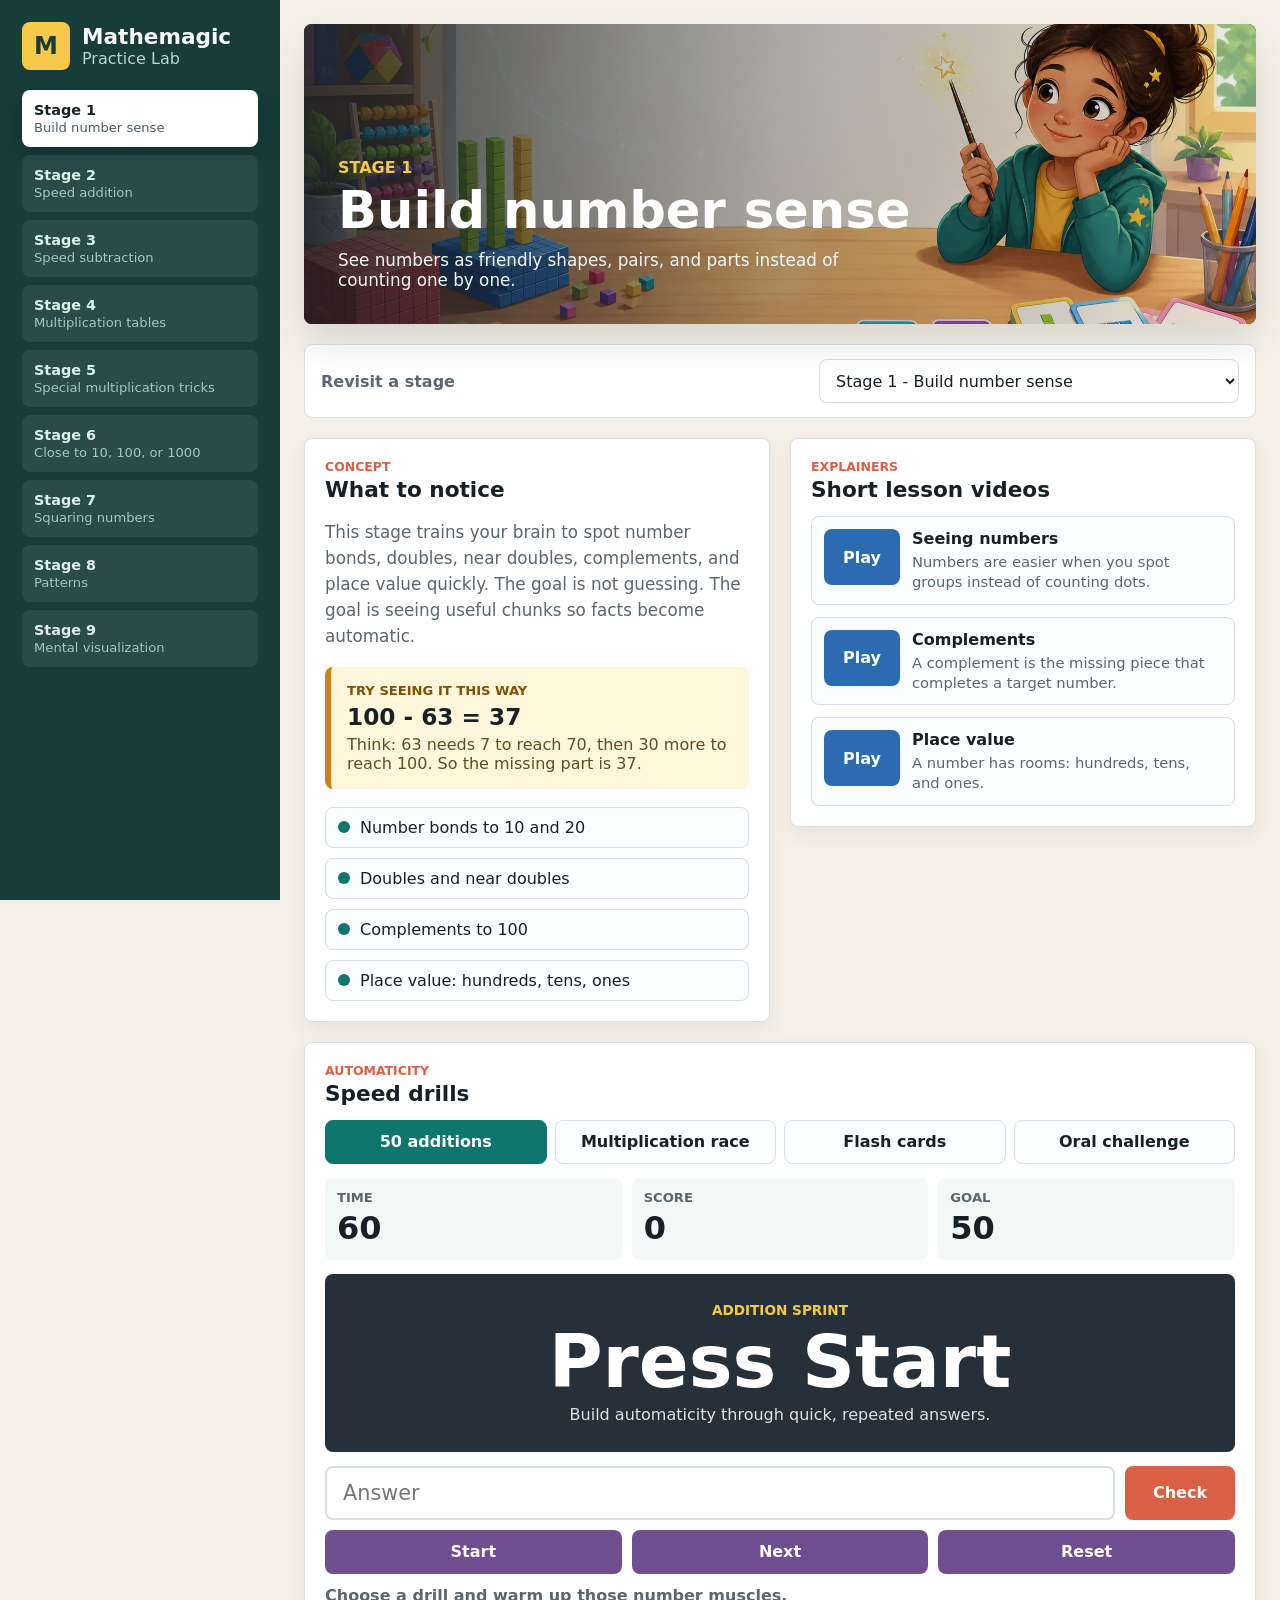
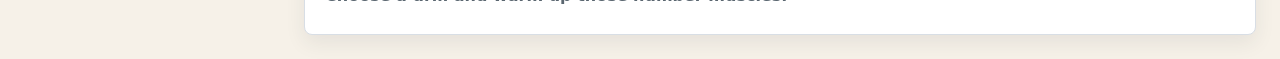
<file: index.html>
<!doctype html>
<html lang="en">
  <head>
    <meta charset="UTF-8" />
    <meta name="viewport" content="width=device-width, initial-scale=1.0, viewport-fit=cover" />
    <link rel="apple-touch-icon" sizes="180x180" href="icon-200.png">
    <meta name="apple-mobile-web-app-title" content="MatheMagic">
    <meta name="theme-color" content="#246bfe">
    <title>Mathemagic Practice Lab</title>
    <link rel="stylesheet" href="styles.css" />
  </head>
  <body>
    <div class="app-shell">
      <aside class="stage-nav" aria-label="Stage menu">
        <div class="brand">
          <span class="brand-mark">M</span>
          <div>
            <h1>Mathemagic</h1>
            <p>Practice Lab</p>
          </div>
        </div>
        <button class="menu-toggle" id="menuToggle" type="button">Stages</button>
        <nav class="stage-list" id="stageList"></nav>
      </aside>

      <main class="workspace">
        <section class="hero">
          <img src="assets/mathemagic-banner.png" alt="" />
          <div class="hero-copy">
            <p class="eyebrow" id="stageEyebrow">Stage 1</p>
            <h2 id="stageTitle">Build number sense</h2>
            <p id="stageSummary"></p>
          </div>
        </section>

        <section class="quick-switch" aria-label="Revisit any stage">
          <label for="stageSelect">Revisit a stage</label>
          <select id="stageSelect"></select>
        </section>

        <section class="content-grid">
          <div class="lesson-panel">
            <div class="section-heading">
              <span>Concept</span>
              <h3>What to notice</h3>
            </div>
            <p id="conceptText"></p>
            <div class="example-box">
              <span>Try seeing it this way</span>
              <strong id="stageExample"></strong>
              <p id="exampleExplain"></p>
            </div>
            <div class="skill-list" id="skillList"></div>
          </div>

          <div class="video-panel">
            <div class="section-heading">
              <span>Explainers</span>
              <h3>Short lesson videos</h3>
            </div>
            <div class="video-grid" id="videoGrid"></div>
          </div>

          <div class="drill-panel">
            <div class="section-heading">
              <span>Automaticity</span>
              <h3>Speed drills</h3>
            </div>

            <div class="drill-tabs" role="tablist" aria-label="Drill type">
              <button class="active" data-drill="addition" type="button">50 additions</button>
              <button data-drill="multiplication" type="button">Multiplication race</button>
              <button data-drill="flash" type="button">Flash cards</button>
              <button data-drill="oral" type="button">Oral challenge</button>
            </div>

            <div class="drill-status">
              <div>
                <span>Time</span>
                <strong id="timer">60</strong>
              </div>
              <div>
                <span>Score</span>
                <strong id="score">0</strong>
              </div>
              <div>
                <span>Goal</span>
                <strong id="goal">50</strong>
              </div>
            </div>

            <div class="problem-card" aria-live="polite">
              <span id="drillLabel">Addition Sprint</span>
              <strong id="problemText">Press Start</strong>
              <p id="drillHint">Build automaticity through quick, repeated answers.</p>
            </div>

            <form class="answer-row" id="answerForm">
              <input id="answerInput" type="number" inputmode="numeric" autocomplete="off" placeholder="Answer" />
              <button type="submit">Check</button>
            </form>

            <div class="action-row">
              <button id="startBtn" type="button">Start</button>
              <button id="nextBtn" type="button">Next</button>
              <button id="resetBtn" type="button">Reset</button>
            </div>
            <p class="feedback" id="feedback">Choose a drill and warm up those number muscles.</p>
          </div>
        </section>
      </main>
    </div>

    <div class="video-modal" id="videoModal" aria-hidden="true">
      <div class="video-player" role="dialog" aria-modal="true" aria-labelledby="videoTitle">
        <button class="close-btn" id="closeVideo" type="button" aria-label="Close video">x</button>
        <div class="video-screen">
          <div class="number-visual" id="videoVisual"></div>
          <div>
            <span id="videoStep">1 / 3</span>
            <h3 id="videoTitle"></h3>
            <p id="videoNarration"></p>
          </div>
        </div>
        <div class="video-controls">
          <button id="prevSlide" type="button">Back</button>
          <button id="playSlide" type="button">Play</button>
          <button id="nextSlide" type="button">Next</button>
        </div>
      </div>
    </div>

    <script src="app.js"></script>
  </body>
</html>
</file>
<file: styles.css>
:root {
  --ink: #172026;
  --muted: #5a6670;
  --paper: #fffaf1;
  --surface: #ffffff;
  --line: #d8dee5;
  --teal: #0f766e;
  --coral: #d95f45;
  --mustard: #c98613;
  --plum: #6f4d8f;
  --blue: #2b6cb0;
  --shadow: 0 18px 38px rgba(38, 48, 58, 0.14);
}

* {
  box-sizing: border-box;
}

body {
  margin: 0;
  min-height: 100vh;
  color: var(--ink);
  background: #f6f1e8;
  font-family: Inter, ui-sans-serif, system-ui, -apple-system, BlinkMacSystemFont, "Segoe UI", sans-serif;
}

button,
select,
input {
  font: inherit;
}

button {
  min-height: 44px;
  border: 0;
  cursor: pointer;
}

.app-shell {
  display: grid;
  grid-template-columns: 280px minmax(0, 1fr);
  min-height: 100vh;
}

.stage-nav {
  position: sticky;
  top: 0;
  height: 100vh;
  overflow: auto;
  padding: 22px;
  color: #f8fbfa;
  background: #173c3a;
}

.brand {
  display: flex;
  align-items: center;
  gap: 12px;
  margin-bottom: 20px;
}

.brand-mark {
  display: grid;
  width: 48px;
  height: 48px;
  place-items: center;
  border-radius: 8px;
  color: #173c3a;
  background: #f7c948;
  font-size: 1.5rem;
  font-weight: 900;
}

.brand h1,
.brand p {
  margin: 0;
}

.brand h1 {
  font-size: 1.35rem;
  letter-spacing: 0;
}

.brand p {
  color: #b9d5d0;
}

.menu-toggle {
  display: none;
  width: 100%;
  margin-bottom: 12px;
  border-radius: 8px;
  color: #173c3a;
  background: #f7c948;
  font-weight: 800;
}

.stage-list {
  display: grid;
  gap: 8px;
}

.stage-button {
  width: 100%;
  padding: 12px;
  border-radius: 8px;
  color: #dcefeb;
  background: rgba(255, 255, 255, 0.08);
  text-align: left;
}

.stage-button strong,
.stage-button span {
  display: block;
}

.stage-button strong {
  font-size: 0.9rem;
}

.stage-button span {
  margin-top: 2px;
  color: #a9c5c0;
  font-size: 0.82rem;
}

.stage-button.active {
  color: #172026;
  background: #ffffff;
  box-shadow: 0 10px 22px rgba(0, 0, 0, 0.16);
}

.stage-button.active span {
  color: #4d5a61;
}

.workspace {
  min-width: 0;
  padding: 24px;
}

.hero {
  position: relative;
  display: grid;
  min-height: 300px;
  overflow: hidden;
  border-radius: 8px;
  box-shadow: var(--shadow);
  background: #172026;
}

.hero img {
  position: absolute;
  inset: 0;
  width: 100%;
  height: 100%;
  object-fit: cover;
}

.hero::after {
  position: absolute;
  inset: 0;
  content: "";
  background: linear-gradient(90deg, rgba(23, 32, 38, 0.82), rgba(23, 32, 38, 0.36), rgba(23, 32, 38, 0.08));
}

.hero-copy {
  position: relative;
  z-index: 1;
  align-self: end;
  max-width: 700px;
  padding: 34px;
  color: #ffffff;
}

.eyebrow {
  margin: 0 0 8px;
  color: #f7c948;
  font-weight: 900;
  text-transform: uppercase;
}

.hero h2 {
  margin: 0;
  font-size: clamp(2rem, 4vw, 4.4rem);
  line-height: 1;
  letter-spacing: 0;
}

.hero p:last-child {
  max-width: 52ch;
  margin: 14px 0 0;
  color: #f3f7f6;
  font-size: 1.05rem;
}

.quick-switch {
  display: flex;
  align-items: center;
  justify-content: space-between;
  gap: 14px;
  margin: 20px 0;
  padding: 14px 16px;
  border: 1px solid var(--line);
  border-radius: 8px;
  background: var(--surface);
}

.quick-switch label {
  color: var(--muted);
  font-weight: 800;
}

.quick-switch select {
  width: min(420px, 100%);
  min-height: 44px;
  padding: 0 12px;
  border: 1px solid var(--line);
  border-radius: 8px;
  color: var(--ink);
  background: #ffffff;
}

.content-grid {
  display: grid;
  grid-template-columns: minmax(0, 0.95fr) minmax(320px, 0.95fr);
  gap: 20px;
  align-items: start;
}

.lesson-panel,
.video-panel,
.drill-panel {
  border: 1px solid var(--line);
  border-radius: 8px;
  background: var(--surface);
  box-shadow: 0 8px 20px rgba(38, 48, 58, 0.08);
}

.lesson-panel,
.video-panel {
  padding: 20px;
}

.drill-panel {
  grid-column: 1 / -1;
  padding: 20px;
}

.section-heading span {
  display: block;
  color: var(--coral);
  font-size: 0.78rem;
  font-weight: 900;
  text-transform: uppercase;
}

.section-heading h3 {
  margin: 3px 0 14px;
  font-size: 1.35rem;
  letter-spacing: 0;
}

#conceptText {
  color: var(--muted);
  font-size: 1.05rem;
  line-height: 1.55;
}

.example-box {
  margin: 18px 0;
  padding: 16px;
  border-left: 6px solid var(--mustard);
  border-radius: 8px;
  background: #fff6dc;
}

.example-box span {
  display: block;
  color: #805200;
  font-size: 0.82rem;
  font-weight: 900;
  text-transform: uppercase;
}

.example-box strong {
  display: block;
  margin: 5px 0;
  font-size: 1.45rem;
}

.example-box p {
  margin: 0;
  color: #604d23;
}

.skill-list {
  display: grid;
  gap: 10px;
}

.skill-item {
  display: flex;
  align-items: center;
  gap: 10px;
  padding: 10px 12px;
  border: 1px solid var(--line);
  border-radius: 8px;
  background: #fbfcfd;
}

.skill-dot {
  flex: 0 0 auto;
  width: 12px;
  height: 12px;
  border-radius: 50%;
  background: var(--teal);
}

.video-grid {
  display: grid;
  gap: 12px;
}

.video-card {
  display: grid;
  grid-template-columns: 76px minmax(0, 1fr);
  gap: 12px;
  width: 100%;
  padding: 12px;
  border: 1px solid var(--line);
  border-radius: 8px;
  color: var(--ink);
  background: #fbfcfd;
  text-align: left;
}

.play-tile {
  display: grid;
  width: 76px;
  height: 56px;
  place-items: center;
  border-radius: 8px;
  color: #ffffff;
  background: var(--blue);
  font-weight: 900;
}

.video-card h4 {
  margin: 0 0 4px;
  font-size: 1rem;
}

.video-card p {
  margin: 0;
  color: var(--muted);
  font-size: 0.92rem;
  line-height: 1.35;
}

.drill-tabs {
  display: grid;
  grid-template-columns: repeat(4, minmax(0, 1fr));
  gap: 8px;
  margin-bottom: 14px;
}

.drill-tabs button {
  padding: 10px 8px;
  border: 1px solid var(--line);
  border-radius: 8px;
  color: var(--ink);
  background: #fbfcfd;
  font-weight: 800;
}

.drill-tabs button.active {
  color: #ffffff;
  background: var(--teal);
  border-color: var(--teal);
}

.drill-status {
  display: grid;
  grid-template-columns: repeat(3, 1fr);
  gap: 10px;
}

.drill-status div {
  min-height: 82px;
  padding: 12px;
  border-radius: 8px;
  background: #f3f7f6;
}

.drill-status span {
  display: block;
  color: var(--muted);
  font-size: 0.82rem;
  font-weight: 900;
  text-transform: uppercase;
}

.drill-status strong {
  display: block;
  margin-top: 4px;
  font-size: 2rem;
}

.problem-card {
  display: grid;
  min-height: 178px;
  align-content: center;
  justify-items: center;
  margin: 14px 0;
  padding: 22px;
  border-radius: 8px;
  color: #ffffff;
  background: #263039;
  text-align: center;
}

.problem-card span {
  color: #f7c948;
  font-size: 0.85rem;
  font-weight: 900;
  text-transform: uppercase;
}

.problem-card strong {
  margin: 7px 0;
  font-size: clamp(2.1rem, 7vw, 4.6rem);
  line-height: 1;
  letter-spacing: 0;
}

.problem-card p {
  max-width: 52ch;
  margin: 0;
  color: #dbe3e7;
}

.answer-row,
.action-row {
  display: grid;
  grid-template-columns: minmax(0, 1fr) auto;
  gap: 10px;
}

.answer-row input {
  min-height: 54px;
  padding: 0 16px;
  border: 2px solid var(--line);
  border-radius: 8px;
  font-size: 1.3rem;
}

.answer-row button,
.action-row button {
  min-width: 110px;
  padding: 0 18px;
  border-radius: 8px;
  color: #ffffff;
  background: var(--coral);
  font-weight: 900;
}

.action-row {
  grid-template-columns: repeat(3, 1fr);
  margin-top: 10px;
}

.action-row button {
  width: 100%;
  background: var(--plum);
}

.feedback {
  min-height: 28px;
  margin: 12px 0 0;
  color: var(--muted);
  font-weight: 700;
}

.video-modal {
  position: fixed;
  inset: 0;
  z-index: 10;
  display: none;
  place-items: center;
  padding: 22px;
  background: rgba(10, 18, 24, 0.66);
}

.video-modal.open {
  display: grid;
}

.video-player {
  position: relative;
  width: min(760px, 100%);
  border-radius: 8px;
  background: #ffffff;
  box-shadow: var(--shadow);
}

.close-btn {
  position: absolute;
  top: 12px;
  right: 12px;
  z-index: 1;
  width: 44px;
  border-radius: 50%;
  color: #ffffff;
  background: #263039;
  font-weight: 900;
}

.video-screen {
  display: grid;
  grid-template-columns: 240px minmax(0, 1fr);
  gap: 22px;
  min-height: 330px;
  padding: 34px;
  align-items: center;
}

.number-visual {
  display: grid;
  grid-template-columns: repeat(4, 1fr);
  gap: 8px;
  padding: 16px;
  border-radius: 8px;
  background: #f2f7f8;
}

.visual-chip {
  display: grid;
  aspect-ratio: 1;
  place-items: center;
  border-radius: 8px;
  color: #ffffff;
  background: var(--teal);
  font-size: 1.3rem;
  font-weight: 900;
  transform: scale(0.96);
  animation: pop 600ms ease forwards;
}

.video-screen span {
  color: var(--coral);
  font-weight: 900;
}

.video-screen h3 {
  margin: 8px 0;
  font-size: 1.7rem;
}

.video-screen p {
  margin: 0;
  color: var(--muted);
  font-size: 1.12rem;
  line-height: 1.55;
}

.video-controls {
  display: grid;
  grid-template-columns: repeat(3, 1fr);
  gap: 10px;
  padding: 0 34px 34px;
}

.video-controls button {
  border-radius: 8px;
  color: #ffffff;
  background: var(--blue);
  font-weight: 900;
}

@keyframes pop {
  from {
    opacity: 0;
    transform: translateY(8px) scale(0.9);
  }
  to {
    opacity: 1;
    transform: translateY(0) scale(1);
  }
}

@media (max-width: 980px) {
  .app-shell {
    display: block;
  }

  .stage-nav {
    position: relative;
    height: auto;
    padding: 16px;
  }

  .menu-toggle {
    display: block;
  }

  .stage-list {
    display: none;
    grid-template-columns: repeat(3, 1fr);
  }

  .stage-list.open {
    display: grid;
  }

  .workspace {
    padding: 16px;
  }

  .content-grid {
    grid-template-columns: 1fr;
  }
}

@media (max-width: 700px) {
  .hero {
    min-height: 260px;
  }

  .hero-copy {
    padding: 22px;
  }

  .quick-switch,
  .video-screen {
    grid-template-columns: 1fr;
  }

  .drill-tabs,
  .drill-status,
  .action-row,
  .video-controls,
  .stage-list {
    grid-template-columns: 1fr 1fr;
  }

  .answer-row {
    grid-template-columns: 1fr;
  }

  .answer-row button,
  .action-row button {
    min-width: 0;
  }

  .number-visual {
    grid-template-columns: repeat(6, 1fr);
  }
}
</file>
